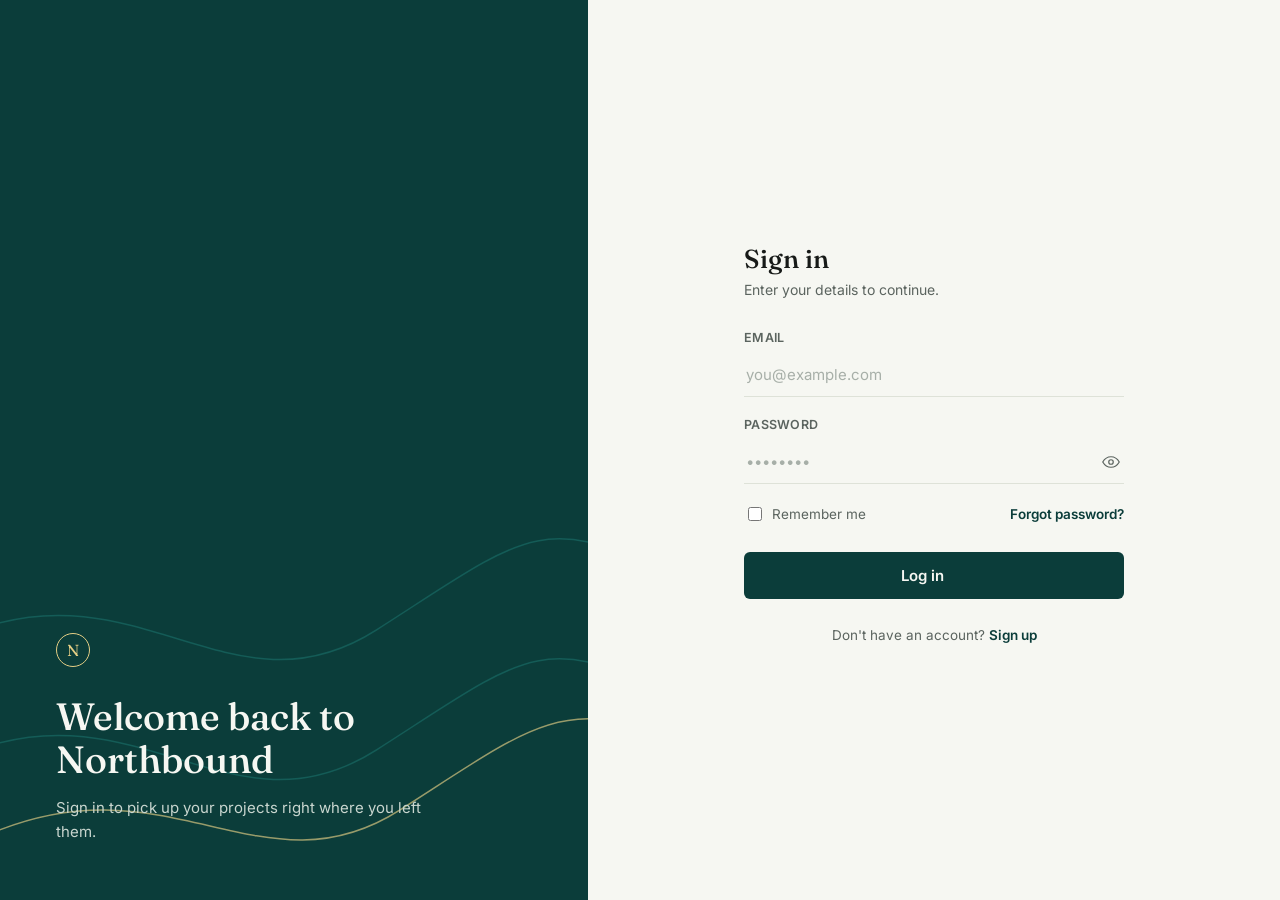
<file: loginFORM.html>
<!DOCTYPE html>
<html lang="en">
<head>
<meta charset="UTF-8">
<meta name="viewport" content="width=device-width, initial-scale=1.0">
<title>Sign in</title>
<link rel="preconnect" href="https://fonts.googleapis.com">
<link rel="preconnect" href="https://fonts.gstatic.com" crossorigin>
<link href="https://fonts.googleapis.com/css2?family=Fraunces:opsz,wght@9..144,300;9..144,500;9..144,600&family=Inter:wght@400;500;600;700&display=swap" rel="stylesheet">
<style>
  :root{
    --teal-deep:#0B3D3A;
    --teal-line: #145c57;
    --cream:#F6F7F2;
    --ink:#171A18;
    --ink-soft:#5B645F;
    --gold:#C9A227;
    --gold-soft:#E4CE85;
    --border:#DEE2D8;
    --error:#B3432B;
  }

  *{ box-sizing:border-box; }
  html,body{ height:100%; margin:0; }
  body{
    font-family:'Inter', sans-serif;
    color:var(--ink);
    background:var(--cream);
  }

  .wrapper{
    display:grid;
    grid-template-columns: 0.85fr 1fr;
    min-height:100vh;
  }

  /* ---------- Brand panel ---------- */
  .brand-panel{
    position:relative;
    background:var(--teal-deep);
    overflow:hidden;
    display:flex;
    align-items:flex-end;
    padding:56px;
  }

  .lines{
    position:absolute;
    inset:0;
    width:100%;
    height:100%;
  }
  .lines path{
    fill:none;
    stroke:var(--teal-line);
    stroke-width:1;
  }
  .lines path.draw{
    stroke:var(--gold-soft);
    stroke-dasharray: 600;
    stroke-dashoffset:600;
    animation: draw 2.4s ease-out forwards;
    opacity:0.65;
  }
  @keyframes draw{ to{ stroke-dashoffset:0; } }

  .brand-content{
    position:relative;
    z-index:2;
    color:var(--cream);
    max-width:380px;
  }
  .mark{
    width:34px; height:34px;
    border:1.5px solid var(--gold-soft);
    border-radius:50%;
    margin-bottom:28px;
    display:flex; align-items:center; justify-content:center;
    font-family:'Fraunces', serif;
    font-size:16px;
    color:var(--gold-soft);
  }
  .brand-content h1{
    font-family:'Fraunces', serif;
    font-weight:500;
    font-size:clamp(28px, 4vw, 38px);
    line-height:1.15;
    margin:0 0 14px;
  }
  .brand-content p{
    font-size:15px;
    line-height:1.6;
    color:#C9D6CF;
    margin:0;
  }

  /* ---------- Form panel ---------- */
  .form-panel{
    display:flex;
    align-items:center;
    justify-content:center;
    padding:32px;
  }

  .login-card{
    width:100%;
    max-width:380px;
  }

  .login-card h2{
    font-family:'Fraunces', serif;
    font-weight:500;
    font-size:26px;
    margin:0 0 6px;
  }
  .login-card .sub{
    color:var(--ink-soft);
    font-size:14px;
    margin:0 0 32px;
  }

  .field{ margin-bottom:20px; }
  .field label{
    display:block;
    font-size:12.5px;
    font-weight:600;
    letter-spacing:0.02em;
    text-transform:uppercase;
    color:var(--ink-soft);
    margin-bottom:8px;
  }

  .field input{
    width:100%;
    font-family:'Inter', sans-serif;
    font-size:15px;
    padding:12px 2px;
    border:none;
    border-bottom:1.5px solid var(--border);
    background:transparent;
    color:var(--ink);
    outline:none;
    transition:border-color .2s ease;
  }
  .field input::placeholder{ color:#A7AFA8; }
  .field input:focus{ border-bottom-color:var(--gold); }
  .field input:focus-visible{ outline:2px solid var(--gold); outline-offset:3px; border-radius:2px; }

  .password-wrap{ position:relative; display:flex; align-items:center; }
  .password-wrap input{ padding-right:30px; }
  .toggle-pw{
    position:absolute; right:0;
    background:none; border:none; cursor:pointer;
    color:var(--ink-soft);
    padding:4px;
    display:flex;
  }
  .toggle-pw svg{ width:18px; height:18px; }
  .toggle-pw .icon-off{ display:none; }
  .toggle-pw.is-visible .icon-on{ display:none; }
  .toggle-pw.is-visible .icon-off{ display:block; }
  .toggle-pw:focus-visible{ outline:2px solid var(--gold); border-radius:4px; }

  .row{
    display:flex;
    align-items:center;
    justify-content:space-between;
    margin:6px 0 28px;
    font-size:13.5px;
  }
  .remember{
    display:flex; align-items:center; gap:7px;
    color:var(--ink-soft);
    cursor:pointer;
  }
  .remember input{ accent-color:var(--teal-deep); width:14px; height:14px; cursor:pointer; }

  .forgot{
    color:var(--teal-deep);
    text-decoration:none;
    font-weight:600;
    position:relative;
  }
  .forgot::after{
    content:'';
    position:absolute; left:0; right:0; bottom:-2px;
    height:1px; background:var(--gold);
    transform:scaleX(0); transform-origin:left;
    transition:transform .2s ease;
  }
  .forgot:hover::after{ transform:scaleX(1); }

  .login-btn{
    width:100%;
    border:none;
    border-radius:6px;
    background:var(--teal-deep);
    color:var(--cream);
    font-family:'Inter', sans-serif;
    font-weight:600;
    font-size:15px;
    padding:14px 0;
    cursor:pointer;
    display:flex; align-items:center; justify-content:center;
    gap:8px;
    transition:background .2s ease, transform .15s ease;
  }
  .login-btn:hover{ background:#0E4A46; }
  .login-btn:active{ transform:scale(0.99); }
  .login-btn:focus-visible{ outline:2px solid var(--gold); outline-offset:3px; }
  .login-btn svg{ width:16px; height:16px; opacity:0; transform:scale(0.6); transition:opacity .25s ease, transform .25s ease; }
  .login-btn.success svg{ opacity:1; transform:scale(1); }

  .error-msg{
    font-size:12.5px;
    color:var(--error);
    margin:-12px 0 16px;
    display:none;
  }
  .error-msg.show{ display:block; }

  .shake{ animation:shake .4s ease; }
  @keyframes shake{
    0%,100%{ transform:translateX(0); }
    25%{ transform:translateX(-6px); }
    75%{ transform:translateX(6px); }
  }

  .footer-note{
    margin-top:28px;
    font-size:13.5px;
    color:var(--ink-soft);
    text-align:center;
  }
  .footer-note a{ color:var(--teal-deep); font-weight:600; text-decoration:none; }

  @media (prefers-reduced-motion: reduce){
    .lines path.draw{ animation:none; stroke-dashoffset:0; }
    .shake{ animation:none; }
  }

  @media (max-width: 860px){
    .wrapper{ grid-template-columns: 1fr; }
    .brand-panel{ display:none; }
    .form-panel{ padding:24px; }
  }
</style>
</head>
<body>

<div class="wrapper">

  <aside class="brand-panel">
    <svg class="lines" viewBox="0 0 500 600" preserveAspectRatio="none">
      <path d="M-20,500 C120,460 200,560 320,500 S460,420 560,460" />
      <path d="M-20,420 C120,380 200,480 320,420 S460,340 560,380" />
      <path class="draw" d="M-20,560 C140,500 220,600 340,540 S480,460 600,500" />
    </svg>
    <div class="brand-content">
      <div class="mark">N</div>
      <h1>Welcome back to Northbound</h1>
      <p>Sign in to pick up your projects right where you left them.</p>
    </div>
  </aside>

  <main class="form-panel">
    <form class="login-card" id="loginForm" novalidate>
      <h2>Sign in</h2>
      <p class="sub">Enter your details to continue.</p>

      <div class="field">
        <label for="email">Email</label>
        <input id="email" type="email" placeholder="you@example.com" autocomplete="email" required>
      </div>
      <p class="error-msg" id="emailError">Enter a valid email address.</p>

      <div class="field">
        <label for="password">Password</label>
        <div class="password-wrap">
          <input id="password" type="password" placeholder="••••••••" autocomplete="current-password" required minlength="6">
          <button type="button" class="toggle-pw" id="togglePw" aria-label="Show password">
            <svg class="icon-on" viewBox="0 0 24 24" fill="none" stroke="currentColor" stroke-width="1.6"><path d="M1 12s4-7 11-7 11 7 11 7-4 7-11 7-11-7-11-7Z"/><circle cx="12" cy="12" r="3"/></svg>
            <svg class="icon-off" viewBox="0 0 24 24" fill="none" stroke="currentColor" stroke-width="1.6"><path d="M3 3l18 18"/><path d="M10.6 5.2A11 11 0 0 1 12 5c7 0 11 7 11 7a13.2 13.2 0 0 1-3.1 3.7M6.5 6.6C3.9 8.3 2 11 2 12s4 7 11 7c1.1 0 2.1-.14 3-.4"/><path d="M9.9 9.9a3 3 0 0 0 4.2 4.2"/></svg>
          </button>
        </div>
      </div>
      <p class="error-msg" id="pwError">Password must be at least 6 characters.</p>

      <div class="row">
        <label class="remember"><input type="checkbox"> Remember me</label>
        <a href="#" class="forgot">Forgot password?</a>
      </div>

      <button type="submit" class="login-btn" id="loginBtn">
        <span id="btnLabel">Log in</span>
        <svg viewBox="0 0 24 24" fill="none" stroke="currentColor" stroke-width="2.2"><path d="M5 13l4 4L19 7"/></svg>
      </button>

      <p class="footer-note">Don't have an account? <a href="#">Sign up</a></p>
    </form>
  </main>

</div>

<script>
  const togglePw = document.getElementById('togglePw');
  const pwInput = document.getElementById('password');
  togglePw.addEventListener('click', () => {
    const showing = pwInput.type === 'text';
    pwInput.type = showing ? 'password' : 'text';
    togglePw.classList.toggle('is-visible', !showing);
    togglePw.setAttribute('aria-label', showing ? 'Show password' : 'Hide password');
  });

  const form = document.getElementById('loginForm');
  const emailInput = document.getElementById('email');
  const emailError = document.getElementById('emailError');
  const pwError = document.getElementById('pwError');
  const btn = document.getElementById('loginBtn');
  const btnLabel = document.getElementById('btnLabel');

  form.addEventListener('submit', (e) => {
    e.preventDefault();
    const emailValid = emailInput.checkValidity();
    const pwValid = pwInput.checkValidity();

    emailError.classList.toggle('show', !emailValid);
    pwError.classList.toggle('show', !pwValid);

    if (!emailValid || !pwValid){
      form.classList.remove('shake');
      requestAnimationFrame(() => form.classList.add('shake'));
      return;
    }

    btnLabel.textContent = 'Logged in';
    btn.classList.add('success');
  });
</script>

</body>
</html>
</file>
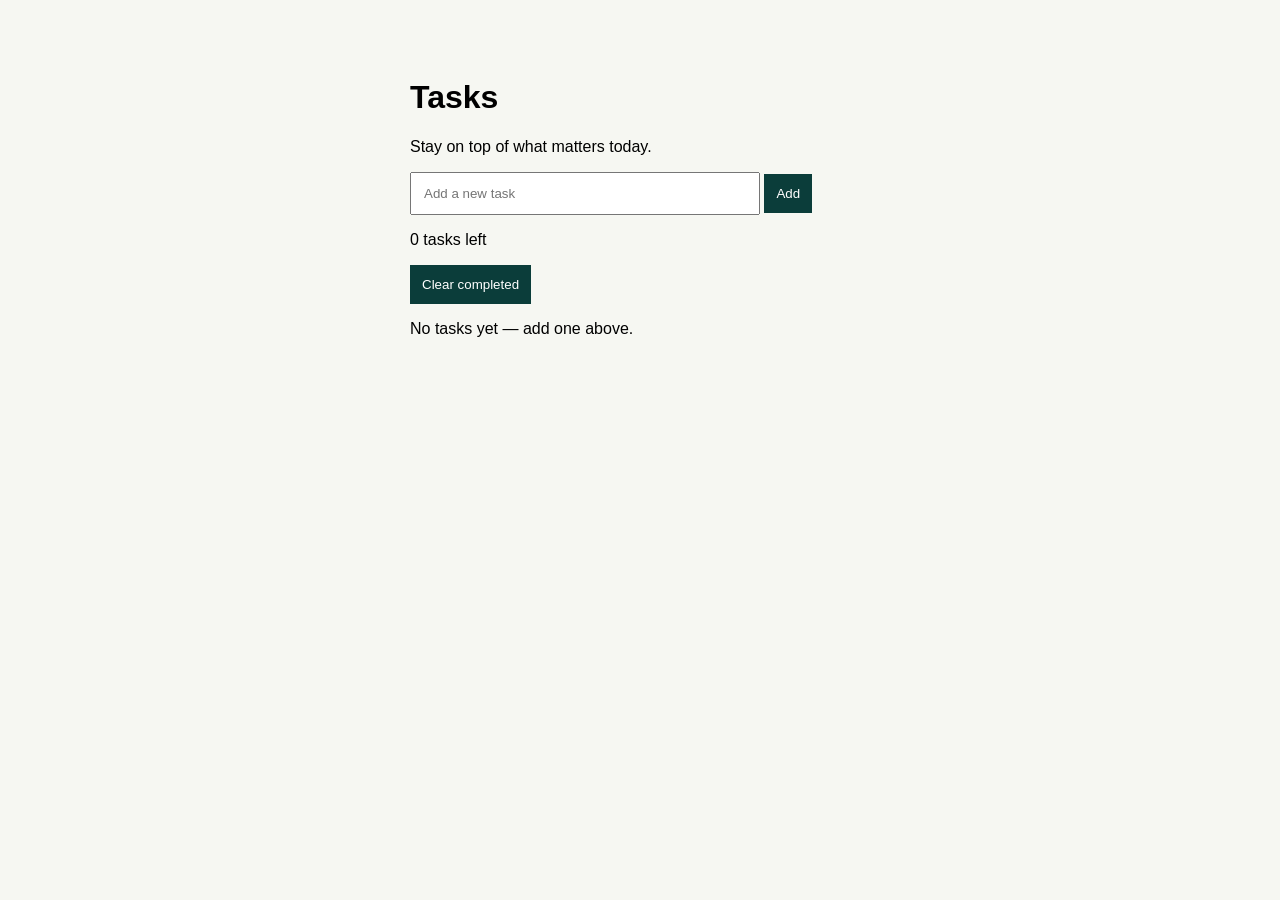
<file: todo_app_complete.html>
<!DOCTYPE html>
<html>
<head>
<title>Tasks</title>
<style>
body{font-family:Arial;background:#f6f7f2;display:flex;justify-content:center;padding:50px}
.app-card{width:460px}
input{padding:12px;width:70%}
button{padding:12px;background:#0B3D3A;color:white;border:0}
li{list-style:none;background:white;margin:8px 0;padding:12px;border-radius:8px}
.completed{text-decoration:line-through;color:gray}
</style>
</head>
<body>
<div class="app-card">
<h1>Tasks</h1>
<p>Stay on top of what matters today.</p>

<form id="taskForm">
<input id="taskInput" placeholder="Add a new task">
<button>Add</button>
</form>

<p id="countLabel">0 tasks left</p>
<button id="clearCompleted">Clear completed</button>

<ul id="taskList"></ul>
<p id="emptyState">No tasks yet — add one above.</p>
</div>

<script>
const key="todo-app-tasks";
const form=document.getElementById("taskForm");
const input=document.getElementById("taskInput");
const list=document.getElementById("taskList");
const count=document.getElementById("countLabel");
const clear=document.getElementById("clearCompleted");
const empty=document.getElementById("emptyState");

let tasks=JSON.parse(localStorage.getItem(key))||[];

function save(){
localStorage.setItem(key,JSON.stringify(tasks));
}

function render(){
list.innerHTML="";
tasks.forEach(t=>{
let li=document.createElement("li");
li.className=t.completed?"completed":"";

let box=document.createElement("input");
box.type="checkbox";
box.checked=t.completed;
box.onchange=()=>{t.completed=!t.completed;save();render()};

let span=document.createElement("span");
span.textContent=t.text;

let del=document.createElement("button");
del.textContent="Delete";
del.onclick=()=>{tasks=tasks.filter(x=>x.id!==t.id);save();render()};

li.append(box,span,del);
list.appendChild(li);
});

let left=tasks.filter(t=>!t.completed).length;
count.textContent=left+" tasks left";
empty.style.display=tasks.length?"none":"block";
}

form.onsubmit=e=>{
e.preventDefault();
if(input.value.trim()){
tasks.push({id:Date.now(),text:input.value,completed:false});
save();
input.value="";
render();
}
};

clear.onclick=()=>{
tasks=tasks.filter(t=>!t.completed);
save();
render();
};

render();
</script>
</body>
</html>
</file>
